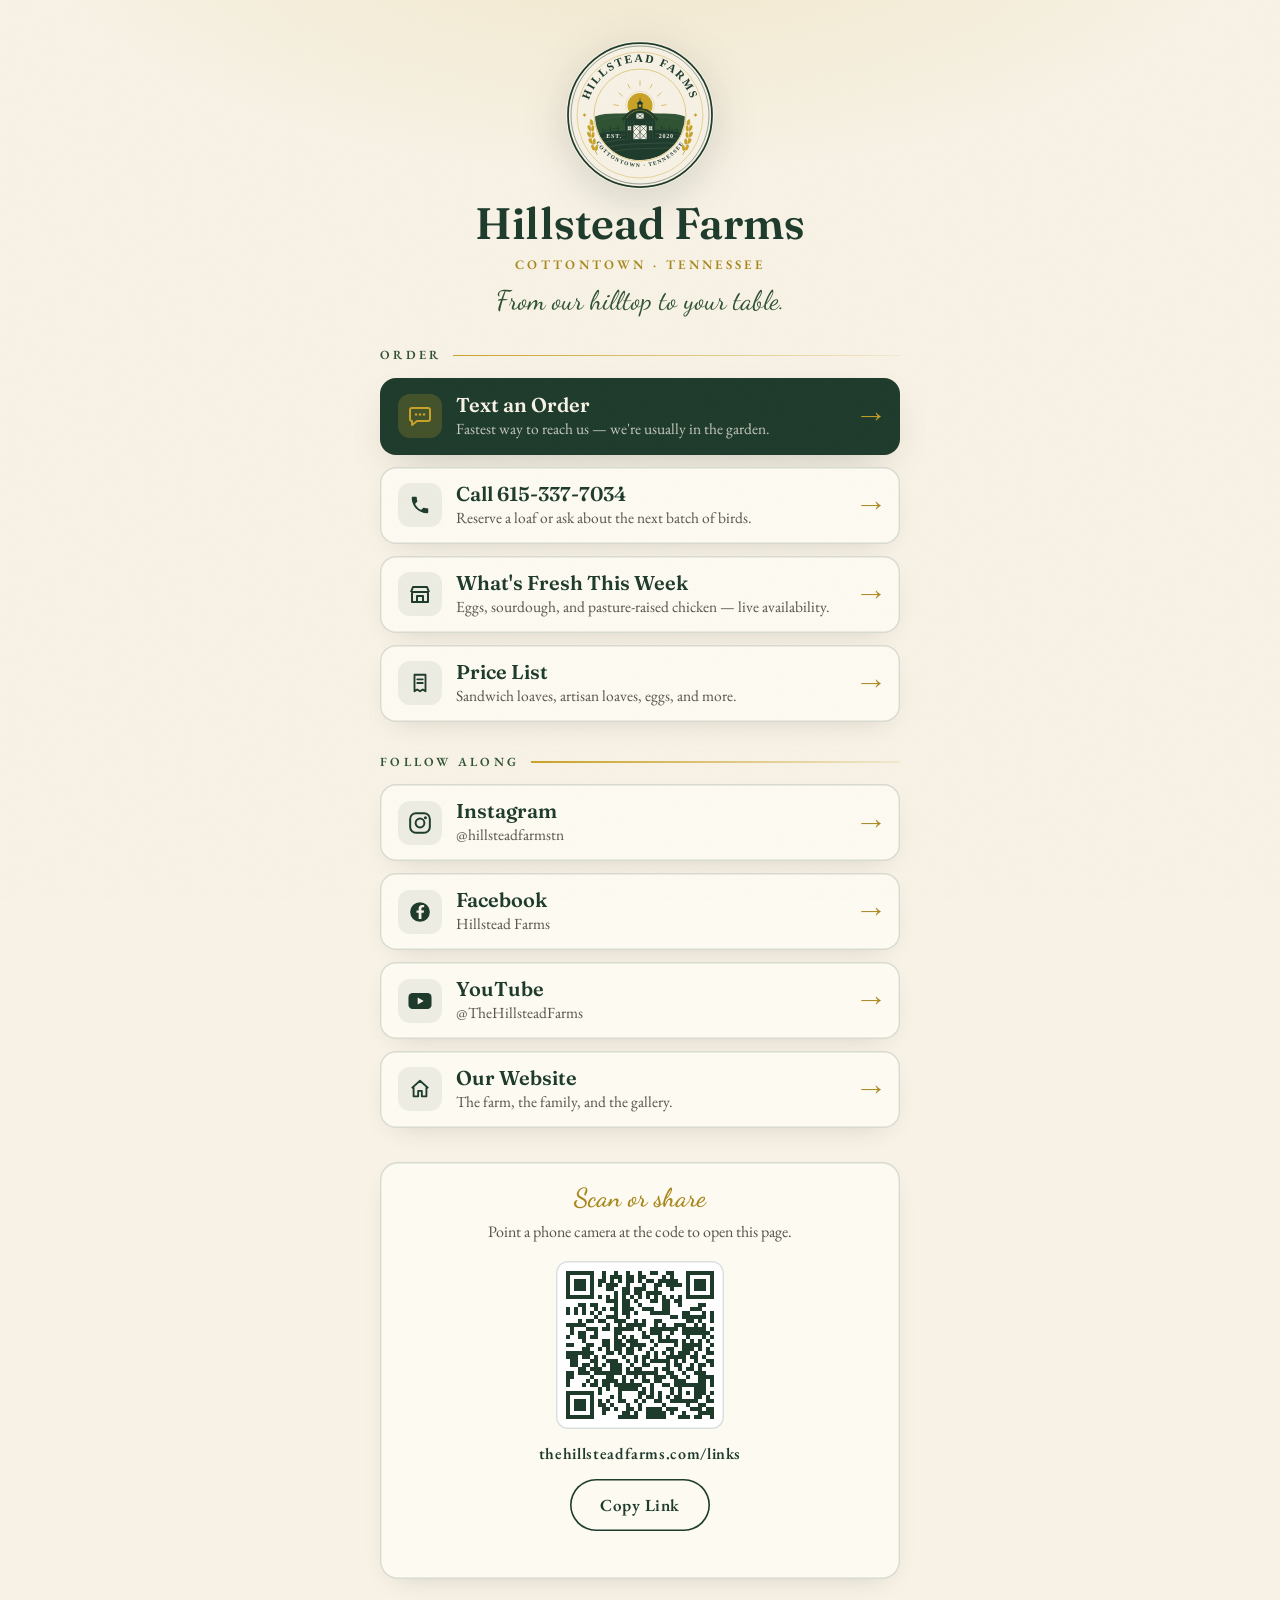
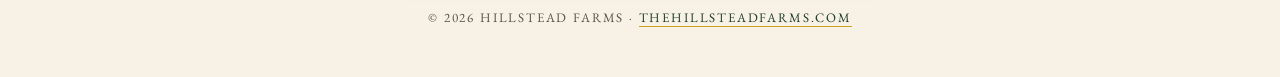
<file: links.html>
<!DOCTYPE html>
<html lang="en">
<head>
<meta charset="UTF-8">
<meta name="viewport" content="width=device-width, initial-scale=1.0">
<title>Links — Hillstead Farms</title>
<meta name="description" content="All the ways to reach Hillstead Farms in Cottontown, Tennessee — call or text an order, see what's fresh, the price list, and where to follow along.">
<meta property="og:title" content="Hillstead Farms — Links">
<meta property="og:description" content="Call or text an order, see what's fresh this week, and follow along with our fifty-acre family farm in Cottontown, TN.">
<meta property="og:type" content="website">
<meta property="og:url" content="https://www.thehillsteadfarms.com/links">
<meta name="theme-color" content="#F7F2E5">
<link rel="canonical" href="https://www.thehillsteadfarms.com/links">
<link rel="icon" type="image/svg+xml" href="favicon.svg">
<link rel="preconnect" href="https://fonts.googleapis.com">
<link rel="preconnect" href="https://fonts.gstatic.com" crossorigin>
<link href="https://fonts.googleapis.com/css2?family=Fraunces:opsz,wght@9..144,600&family=EB+Garamond:ital,wght@0,400;0,500;0,600;1,400;1,500&family=Dancing+Script:wght@600&display=swap" rel="stylesheet">
<link rel="stylesheet" href="css/hs-style.css">
<style>
  .lk-page{min-height:100vh;padding:40px 16px 48px;display:flex;justify-content:center;
    background:
      radial-gradient(900px 420px at 50% -120px, rgba(201,162,39,.16), transparent 70%),
      var(--cream)}
  .lk-col{width:100%;max-width:520px}

  .lk-head{text-align:center}
  .lk-head .crest{width:150px;height:150px;margin:0 auto 10px;display:block;filter:drop-shadow(0 10px 22px rgba(46,43,35,.16))}
  .lk-head h1{font-family:'Fraunces',var(--font-display);font-weight:600;font-size:clamp(34px,8vw,44px);
    color:var(--green-deep);line-height:1.05;margin:0}
  .lk-head .where{margin-top:8px;font-weight:600;font-size:13px;letter-spacing:.26em;text-transform:uppercase;color:var(--gold-deep)}
  .lk-head .slogan{margin-top:10px;font-family:var(--font-script);font-size:27px;color:var(--green);line-height:1.1}

  .lk-sec{margin-top:30px}
  .lk-sec-head{display:flex;align-items:center;gap:12px;margin-bottom:12px}
  .lk-sec-head span{font-weight:600;font-size:12.5px;letter-spacing:.26em;text-transform:uppercase;color:var(--green)}
  .lk-sec-head::after{content:"";flex:1;height:1.5px;background:linear-gradient(90deg,var(--gold),rgba(201,162,39,.12))}

  .lk{display:flex;align-items:center;gap:14px;width:100%;margin-top:12px;padding:15px 18px;
    background:var(--card);border-radius:16px;text-decoration:none;color:var(--ink);
    box-shadow:var(--shadow-soft),inset 0 0 0 1.4px var(--hairline);
    transition:transform .25s var(--ease),box-shadow .25s var(--ease)}
  .lk:hover{transform:translateY(-2px);box-shadow:var(--shadow),inset 0 0 0 1.4px rgba(30,59,44,.3)}
  .lk .ic{flex:0 0 44px;width:44px;height:44px;border-radius:12px;display:grid;place-items:center;background:rgba(47,82,51,.08)}
  .lk .ic svg{display:block}
  .lk .tx{flex:1;min-width:0}
  .lk .tx b{display:block;font-family:'Fraunces',var(--font-display);font-weight:600;font-size:20px;color:var(--green-deep);line-height:1.15}
  .lk .tx small{display:block;margin-top:3px;font-size:15.5px;color:var(--ink-soft);line-height:1.35}
  .lk .arr{flex:0 0 auto;color:var(--gold-deep);font-size:22px;transition:transform .25s var(--ease)}
  .lk:hover .arr{transform:translateX(4px)}

  .lk.primary{background:var(--green-deep);box-shadow:var(--shadow)}
  .lk.primary .ic{background:rgba(201,162,39,.22)}
  .lk.primary .tx b{color:var(--cream)}
  .lk.primary .tx small{color:rgba(247,242,229,.78)}
  .lk.primary .arr{color:var(--gold)}
  .lk.primary:hover{background:var(--green)}

  .lk-share{margin-top:34px;padding:22px 20px 20px;text-align:center;background:var(--card);border-radius:18px;
    box-shadow:var(--shadow-soft),inset 0 0 0 1.4px var(--hairline)}
  .lk-share h2{font-family:var(--font-script);font-weight:600;font-size:26px;color:var(--gold-deep);margin:0;line-height:1.1}
  .lk-share p{margin:6px 0 0;font-size:16px;color:var(--ink-soft)}
  .lk-share .qr{width:168px;height:168px;margin:16px auto 0;padding:10px;background:#fff;border-radius:12px;
    box-shadow:inset 0 0 0 1.4px var(--hairline)}
  .lk-share .qr svg{display:block;width:100%;height:100%}
  .lk-share .url{margin-top:12px;font-family:var(--font-body);font-weight:600;font-size:16px;letter-spacing:.04em;color:var(--green-deep);word-break:break-all}
  .lk-share .btn{margin-top:12px}
  .lk-share .copied{display:block;min-height:20px;margin-top:8px;font-size:14.5px;font-style:italic;color:var(--green)}

  .lk-foot{margin-top:28px;text-align:center;font-size:13px;letter-spacing:.14em;text-transform:uppercase;color:var(--ink-soft)}
  .lk-foot a{color:var(--green-deep);text-decoration:none;border-bottom:1px solid var(--gold)}
  @media (prefers-reduced-motion:reduce){.lk,.lk .arr{transition:none}}
</style>
</head>
<body>
<main class="lk-page">
  <div class="lk-col">

    <header class="lk-head">
      <img class="crest" src="img/crest.svg" alt="Hillstead Farms crest" width="150" height="150">
      <h1>Hillstead Farms</h1>
      <p class="where">Cottontown · Tennessee</p>
      <p class="slogan">From our hilltop to your table.</p>
    </header>

    <section class="lk-sec" aria-labelledby="h-order">
      <div class="lk-sec-head"><span id="h-order">Order</span></div>

      <a class="lk primary" href="sms:+16153377034?body=Hi%20Hillstead%20Farms%2C%20I%E2%80%99d%20like%20to%20order%3A%20">
        <span class="ic"><svg width="24" height="24" viewBox="0 0 24 24" aria-hidden="true"><path d="M4 4h16a2 2 0 0 1 2 2v9a2 2 0 0 1-2 2H9l-5 4v-4H4a2 2 0 0 1-2-2V6a2 2 0 0 1 2-2z" fill="none" stroke="#C9A227" stroke-width="2" stroke-linejoin="round"/><circle cx="8" cy="10.5" r="1.2" fill="#C9A227"/><circle cx="12" cy="10.5" r="1.2" fill="#C9A227"/><circle cx="16" cy="10.5" r="1.2" fill="#C9A227"/></svg></span>
        <span class="tx"><b>Text an Order</b><small>Fastest way to reach us — we're usually in the garden.</small></span>
        <span class="arr">→</span>
      </a>

      <a class="lk" href="tel:+16153377034">
        <span class="ic"><svg width="22" height="22" viewBox="0 0 24 24" aria-hidden="true"><path d="M6.62 10.79c1.44 2.83 3.76 5.14 6.59 6.59l2.2-2.2c.27-.27.67-.36 1.02-.24 1.12.37 2.33.57 3.57.57.55 0 1 .45 1 1V20c0 .55-.45 1-1 1-9.39 0-17-7.61-17-17 0-.55.45-1 1-1h3.5c.55 0 1 .45 1 1 0 1.25.2 2.45.57 3.57.11.35.03.74-.25 1.02l-2.2 2.2z" fill="#1E3B2C"/></svg></span>
        <span class="tx"><b>Call 615-337-7034</b><small>Reserve a loaf or ask about the next batch of birds.</small></span>
        <span class="arr">→</span>
      </a>

      <a class="lk" href="index.html#stand">
        <span class="ic"><svg width="24" height="24" viewBox="0 0 24 24" aria-hidden="true"><path d="M3 10l2-5h14l2 5M4 10v10h16V10M4 10h16M9 20v-6h6v6" fill="none" stroke="#1E3B2C" stroke-width="2" stroke-linejoin="round"/></svg></span>
        <span class="tx"><b>What's Fresh This Week</b><small>Eggs, sourdough, and pasture-raised chicken — live availability.</small></span>
        <span class="arr">→</span>
      </a>

      <a class="lk" href="price-list.html">
        <span class="ic"><svg width="22" height="22" viewBox="0 0 24 24" aria-hidden="true"><path d="M6 3h12v18l-3-2-3 2-3-2-3 2V3z" fill="none" stroke="#1E3B2C" stroke-width="2" stroke-linejoin="round"/><path d="M9 8h6M9 12h6" stroke="#1E3B2C" stroke-width="2" stroke-linecap="round"/></svg></span>
        <span class="tx"><b>Price List</b><small>Sandwich loaves, artisan loaves, eggs, and more.</small></span>
        <span class="arr">→</span>
      </a>
    </section>

    <section class="lk-sec" aria-labelledby="h-follow">
      <div class="lk-sec-head"><span id="h-follow">Follow along</span></div>

      <a class="lk" href="https://www.instagram.com/hillsteadfarmstn" rel="noopener">
        <span class="ic"><svg width="22" height="22" viewBox="0 0 38 38" aria-hidden="true"><rect x="2" y="2" width="34" height="34" rx="10" fill="none" stroke="#1E3B2C" stroke-width="3.4"/><circle cx="19" cy="19" r="7.6" fill="none" stroke="#1E3B2C" stroke-width="3.4"/><circle cx="28.4" cy="9.8" r="2.6" fill="#1E3B2C"/></svg></span>
        <span class="tx"><b>Instagram</b><small>@hillsteadfarmstn</small></span>
        <span class="arr">→</span>
      </a>

      <a class="lk" href="https://www.facebook.com/share/1EnxrR2CyG/?mibextid=wwXIfr" rel="noopener">
        <span class="ic"><svg width="22" height="22" viewBox="0 0 38 38" aria-hidden="true"><circle cx="19" cy="19" r="17" fill="#1E3B2C"/><path d="M21.5 31 L21.5 20.5 L25.4 20.5 L26 16.2 L21.5 16.2 L21.5 13.4 C21.5 12.1 22.1 11 24 11 L26.2 11 L26.2 7.2 C25.4 7.1 23.9 7 22.5 7 C19 7 16.7 9.1 16.7 12.9 L16.7 16.2 L13 16.2 L13 20.5 L16.7 20.5 L16.7 31 Z" fill="#F6F1E4"/></svg></span>
        <span class="tx"><b>Facebook</b><small>Hillstead Farms</small></span>
        <span class="arr">→</span>
      </a>

      <a class="lk" href="https://www.youtube.com/@TheHillsteadFarms" rel="noopener">
        <span class="ic"><svg width="24" height="18" viewBox="0 0 52 37" aria-hidden="true"><rect x="1" y="1" width="50" height="35" rx="9" fill="#1E3B2C"/><path d="M21 11 L 34 18.5 L 21 26 Z" fill="#F6F1E4"/></svg></span>
        <span class="tx"><b>YouTube</b><small>@TheHillsteadFarms</small></span>
        <span class="arr">→</span>
      </a>

      <a class="lk" href="index.html">
        <span class="ic"><svg width="22" height="22" viewBox="0 0 24 24" aria-hidden="true"><path d="M3 11l9-8 9 8M5 10v10h5v-6h4v6h5V10" fill="none" stroke="#1E3B2C" stroke-width="2" stroke-linejoin="round"/></svg></span>
        <span class="tx"><b>Our Website</b><small>The farm, the family, and the gallery.</small></span>
        <span class="arr">→</span>
      </a>
    </section>

    <section class="lk-share" aria-labelledby="h-share">
      <h2 id="h-share">Scan or share</h2>
      <p>Point a phone camera at the code to open this page.</p>
      <div class="qr" role="img" aria-label="QR code linking to thehillsteadfarms.com/links">
        <svg viewBox="0 0 37 37" shape-rendering="crispEdges" xmlns="http://www.w3.org/2000/svg"><path stroke="#1E3B2C" d="M0 0.5h7m2 0h1m2 0h1m2 0h1m2 0h1m2 0h2m2 0h2m3 0h7M0 1.5h1m5 0h1m2 0h1m1 0h3m1 0h2m1 0h2m4 0h1m1 0h1m3 0h1m5 0h1M0 2.5h1m1 0h3m1 0h1m1 0h2m1 0h1m1 0h1m1 0h2m1 0h1m1 0h2m1 0h5m2 0h1m1 0h3m1 0h1M0 3.5h1m1 0h3m1 0h1m1 0h1m1 0h3m2 0h1m3 0h1m2 0h2m1 0h4m1 0h1m1 0h3m1 0h1M0 4.5h1m1 0h3m1 0h1m3 0h2m2 0h2m1 0h3m2 0h1m3 0h1m3 0h1m1 0h3m1 0h1M0 5.5h1m5 0h1m5 0h1m1 0h2m1 0h2m1 0h4m6 0h1m5 0h1M0 6.5h7m1 0h1m1 0h1m1 0h1m1 0h1m1 0h1m1 0h1m1 0h1m1 0h1m1 0h1m1 0h1m1 0h1m1 0h7M10 7.5h3m1 0h2m1 0h1m3 0h2m1 0h2m1 0h2M3 8.5h2m1 0h2m4 0h1m1 0h2m2 0h1m5 0h2m2 0h1m4 0h2M0 9.5h1m1 0h1m1 0h1m2 0h1m1 0h1m1 0h2m1 0h3m2 0h3m2 0h2m5 0h3M0 10.5h1m1 0h1m1 0h1m1 0h1m1 0h1m3 0h1m1 0h2m1 0h1m3 0h5m3 0h2m3 0h1m1 0h1M7 11.5h1m2 0h3m2 0h1m10 0h2m1 0h6m1 0h1M3 12.5h1m1 0h2m1 0h2m2 0h3m2 0h1m1 0h1m2 0h2m6 0h2m1 0h1m2 0h1M0 13.5h5m5 0h1m2 0h1m1 0h5m2 0h1m1 0h1m2 0h3m2 0h1m1 0h1M1 14.5h1m3 0h3m1 0h2m1 0h5m1 0h1m2 0h7m1 0h6m1 0h1M1 15.5h1m1 0h2m2 0h1m4 0h2m5 0h1m1 0h3m2 0h1m2 0h7M0 16.5h1m2 0h2m1 0h2m4 0h1m1 0h1m1 0h1m2 0h2m2 0h1m1 0h1m4 0h1m3 0h1m1 0h1M4 17.5h1m4 0h2m1 0h2m1 0h3m3 0h1m1 0h5m1 0h1m1 0h1m1 0h1m1 0h1M0 18.5h2m3 0h2m2 0h2m1 0h3m1 0h4m2 0h1m4 0h1m1 0h5m2 0h1M4 19.5h2m2 0h1m1 0h1m1 0h2m1 0h2m1 0h1m2 0h1m3 0h2m2 0h3m1 0h1m1 0h1M0 20.5h7m3 0h2m1 0h1m1 0h2m3 0h1m1 0h1m1 0h1m1 0h1m1 0h3m1 0h1m2 0h2M0 21.5h3m1 0h2m1 0h1m1 0h1m4 0h1m2 0h1m1 0h2m1 0h1m2 0h5m1 0h2m1 0h1M1 22.5h2m3 0h2m2 0h3m2 0h1m1 0h1m1 0h1m1 0h5m1 0h1m1 0h1m2 0h1m2 0h2M1 23.5h2m1 0h2m1 0h1m1 0h1m1 0h3m2 0h1m2 0h2m4 0h1m1 0h2m2 0h1m1 0h2m1 0h1M3 24.5h2m1 0h3m2 0h3m1 0h1m1 0h2m3 0h1m1 0h2m2 0h1m1 0h2m1 0h1M0 25.5h2m1 0h3m1 0h7m1 0h8m2 0h2m2 0h1m2 0h3M0 26.5h2m4 0h1m3 0h2m2 0h1m2 0h1m1 0h1m2 0h3m1 0h2m2 0h1m2 0h4M0 27.5h1m4 0h1m1 0h1m1 0h4m1 0h1m1 0h1m2 0h2m1 0h2m3 0h3m3 0h2m1 0h1M0 28.5h1m3 0h1m1 0h2m1 0h2m1 0h7m2 0h1m2 0h2m1 0h8m1 0h1M8 29.5h1m1 0h1m2 0h5m1 0h1m1 0h1m4 0h1m1 0h1m3 0h3M0 30.5h7m1 0h1m4 0h1m4 0h2m1 0h1m1 0h1m2 0h1m1 0h1m1 0h1m1 0h3m1 0h1M0 31.5h1m5 0h1m4 0h1m1 0h1m4 0h1m1 0h2m1 0h1m1 0h1m1 0h2m3 0h2m1 0h1M0 32.5h1m1 0h3m1 0h1m1 0h1m1 0h1m2 0h2m2 0h1m1 0h1m2 0h2m2 0h7m2 0h2M0 33.5h1m1 0h3m1 0h1m1 0h2m1 0h1m3 0h1m2 0h1m5 0h1m5 0h1m2 0h2M0 34.5h1m1 0h3m1 0h1m2 0h2m1 0h1m2 0h2m1 0h1m1 0h4m1 0h3m3 0h3m1 0h2M0 35.5h1m5 0h1m2 0h1m4 0h2m1 0h1m2 0h5m1 0h1m2 0h1m3 0h4M0 36.5h7m6 0h5m2 0h5m3 0h3m1 0h2m2 0h1"/></svg>
      </div>
      <p class="url">thehillsteadfarms.com/links</p>
      <button class="btn btn-ghost on-cream" type="button" id="copyLink">Copy Link</button>
      <span class="copied" id="copyMsg" aria-live="polite"></span>
    </section>

    <p class="lk-foot">© 2026 Hillstead Farms · <a href="index.html">thehillsteadfarms.com</a></p>
  </div>
</main>

<script>
(function(){
  var btn=document.getElementById('copyLink'),msg=document.getElementById('copyMsg');
  if(!btn)return;
  var url='https://www.thehillsteadfarms.com/links';
  btn.addEventListener('click',function(){
    if(navigator.share){
      navigator.share({title:'Hillstead Farms',url:url}).catch(function(){});
      return;
    }
    if(!navigator.clipboard){msg.textContent=url;return;}
    navigator.clipboard.writeText(url).then(function(){msg.textContent='Link copied.';},
      function(){msg.textContent=url;});
  });
})();
</script>
</body>
</html>
</file>
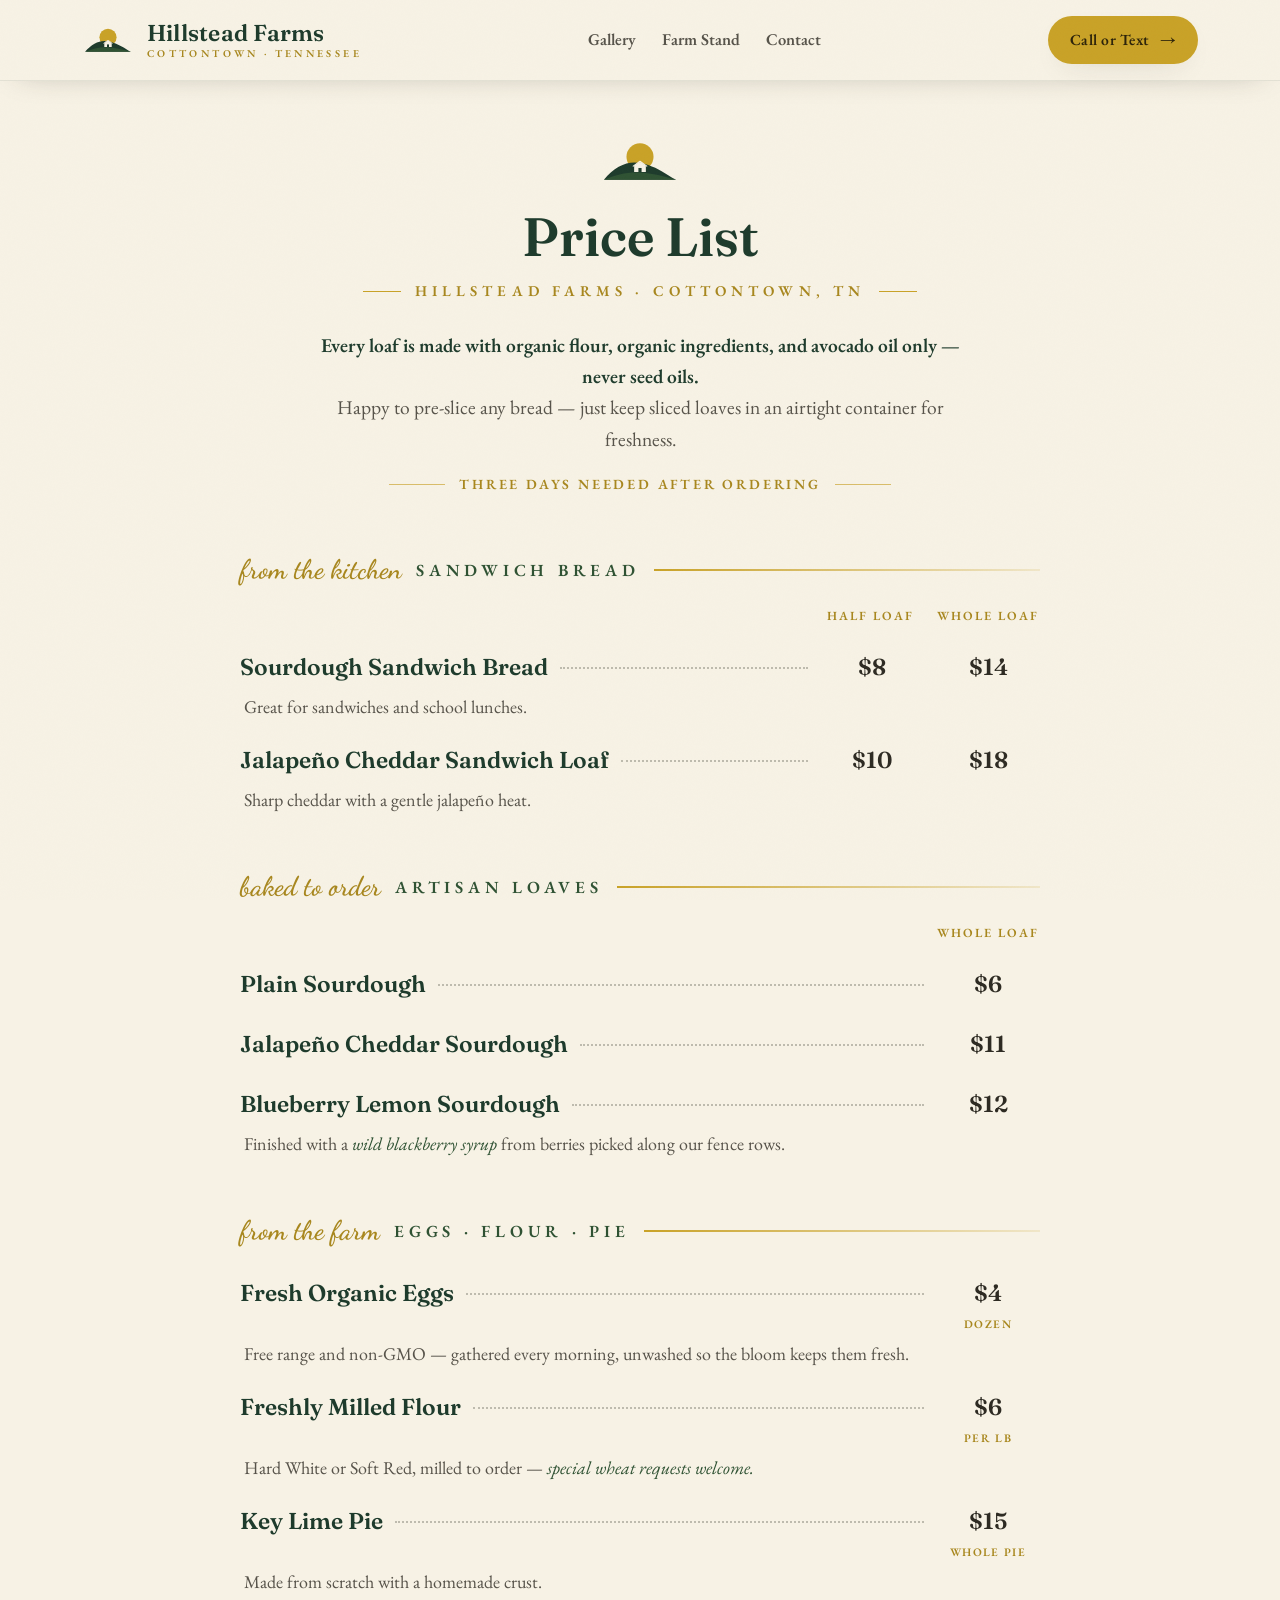
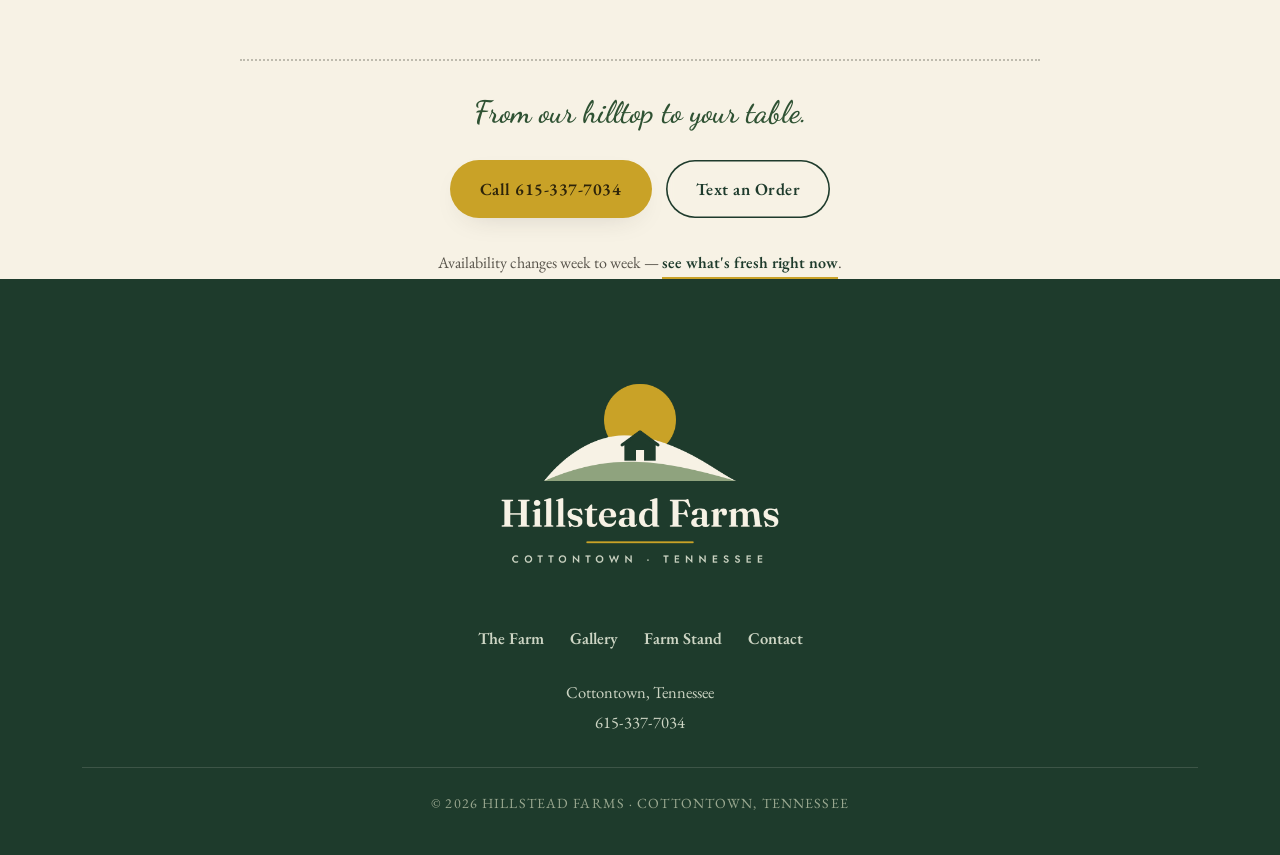
<file: price-list.html>
<!DOCTYPE html>
<html lang="en">
<head>
<meta charset="UTF-8">
<meta name="viewport" content="width=device-width, initial-scale=1.0">
<title>Price List — Hillstead Farms</title>
<meta name="description" content="Hillstead Farms price list — sourdough sandwich loaves, artisan loaves, farm-fresh eggs, fresh-milled flour, and key lime pie. Cottontown, Tennessee.">
<meta property="og:title" content="Price List — Hillstead Farms">
<meta property="og:description" content="Sourdough, eggs, fresh-milled flour, and pie from our fifty-acre family farm in Cottontown, TN.">
<meta property="og:type" content="website">
<meta name="theme-color" content="#F7F2E5">
<link rel="icon" type="image/svg+xml" href="favicon.svg">
<link rel="preconnect" href="https://fonts.googleapis.com">
<link rel="preconnect" href="https://fonts.gstatic.com" crossorigin>
<link href="https://fonts.googleapis.com/css2?family=Playfair+Display:wght@700;800&family=Fraunces:opsz,wght@9..144,600&family=EB+Garamond:ital,wght@0,400;0,500;0,600;1,400;1,500&family=Dancing+Script:wght@600&display=swap" rel="stylesheet">
<link rel="stylesheet" href="css/hs-style.css">
<style>
  .pl-page{padding:120px 0 0}
  .pl-head{text-align:center;margin-bottom:10px}
  .pl-head .mark{width:104px;height:82px;margin:0 auto 6px}
  .pl-head h1{
    font-family:'Fraunces',var(--font-display);font-weight:600;
    font-size:clamp(38px,5vw,54px);color:var(--green-deep);line-height:1.06;
  }
  .pl-head .kicker{justify-content:center;margin-top:14px}
  .pl-promise{
    max-width:640px;margin:26px auto 0;text-align:center;font-size:19.5px;line-height:1.6;color:var(--ink-soft);
  }
  .pl-promise b{color:var(--green-deep);font-weight:600}

  .pl-lead{
    margin:18px auto 0;display:flex;align-items:center;justify-content:center;gap:14px;
    font-weight:600;font-size:14px;letter-spacing:.2em;text-transform:uppercase;color:var(--gold-deep);
  }
  .pl-lead::before,.pl-lead::after{content:"";width:56px;height:1.5px;background:var(--gold);opacity:.65}
  @media(max-width:600px){.pl-lead::before,.pl-lead::after{width:24px}.pl-lead{font-size:12.5px;letter-spacing:.14em}}

  .pl-sec{max-width:800px;margin:52px auto 0}
  .pl-sec-head{display:flex;align-items:center;gap:14px;flex-wrap:wrap}
  .pl-sec-head .script{font-family:var(--font-script);font-weight:600;font-size:27px;color:var(--gold-deep)}
  .pl-sec-head h2{
    font-family:var(--font-body);font-weight:600;font-size:17px;letter-spacing:.28em;
    color:var(--green);text-transform:uppercase;text-align:left;margin:0;
  }
  .pl-sec-head::after{content:"";flex:1;height:1.5px;min-width:30px;background:linear-gradient(90deg,var(--gold),rgba(201,162,39,.15))}

  .pl-cols{display:flex;justify-content:flex-end;gap:14px;margin-top:14px}
  .pl-cols span{
    width:104px;text-align:center;font-weight:600;font-size:12.5px;letter-spacing:.16em;
    text-transform:uppercase;color:var(--gold-deep);
  }
  .pl-row{display:flex;align-items:baseline;gap:12px;margin-top:22px}
  .pl-row .nm{font-family:'Fraunces',var(--font-display);font-weight:600;font-size:23px;color:var(--green-deep)}
  .pl-row .dots{flex:1;min-width:16px;border-bottom:2.5px dotted rgba(46,43,35,.28);transform:translateY(-6px)}
  .pl-row .p{
    width:104px;text-align:center;white-space:nowrap;
    font-family:'Fraunces',var(--font-display);font-weight:600;font-size:23px;color:var(--ink);
  }
  .pl-row .p .u{
    display:block;font-family:var(--font-body);font-weight:600;font-size:11.5px;
    letter-spacing:.12em;text-transform:uppercase;color:var(--gold-deep);margin-top:2px;
  }
  .pl-note{margin:6px 0 0 4px;font-size:18px;line-height:1.5;color:var(--ink-soft)}
  .pl-note em{color:var(--green);font-style:italic}

  @media(max-width:600px){
    .pl-cols{gap:10px}
    .pl-cols span{width:76px;font-size:10.5px;letter-spacing:.05em;white-space:nowrap}
    .pl-row{flex-wrap:wrap;gap:10px;justify-content:flex-end;margin-top:20px}
    .pl-row .nm{font-size:21px;flex:1 1 100%}
    .pl-row .dots{display:none}
    .pl-row .p{width:76px;font-size:21px;text-align:center}
    .pl-note{margin-top:4px}
  }

  .pl-cta{max-width:800px;margin:64px auto 0;text-align:center}
  .pl-cta .line{height:0;border-top:2.5px dotted rgba(46,43,35,.28);margin-bottom:26px}
  .pl-cta .slogan{font-family:var(--font-script);font-weight:600;font-size:31px;color:var(--green)}
  .pl-cta .btns{display:flex;gap:14px;justify-content:center;flex-wrap:wrap;margin-top:22px}
  .pl-cta .fine{margin-top:22px;font-size:16px;color:var(--ink-soft)}
</style>
</head>
<body>

<a class="skip-link" href="#main">Skip to content</a>

<header class="nav nav-static" id="nav">
  <div class="nav-inner">
    <a class="brand" href="index.html" aria-label="Hillstead Farms home">
      <img class="mark mark-light" src="img/mark.svg" alt="" width="52" height="52">
      <span class="word">Hillstead Farms<em>COTTONTOWN · TENNESSEE</em></span>
    </a>
    <nav class="nav-links" aria-label="Primary">
      <a href="index.html#gallery">Gallery</a>
      <a href="index.html#stand">Farm Stand</a>
      <a href="index.html#contact">Contact</a>
    </nav>
    <div class="nav-cta">
      <a class="btn btn-gold" href="tel:+16153377034">Call or Text <span class="arr">→</span></a>
    </div>
  </div>
</header>

<main id="main">
  <section class="pl-page sec-pad">
    <div class="container">

      <div class="pl-head">
        <div class="mark">
          <img src="img/mark.svg" alt="" width="104" height="82">
        </div>
        <h1>Price List</h1>
        <p class="kicker">Hillstead Farms · Cottontown, TN</p>
      </div>

      <p class="pl-promise"><b>Every loaf is made with organic flour, organic ingredients, and avocado oil only — never seed oils.</b><br>
      Happy to pre-slice any bread — just keep sliced loaves in an airtight container for freshness.</p>
      <p class="pl-lead">Three days needed after ordering</p>

      <!-- ============ SANDWICH BREAD ============ -->
      <div class="pl-sec">
        <div class="pl-sec-head"><span class="script">from the kitchen</span><h2>Sandwich Bread</h2></div>
        <div class="pl-cols"><span>Half Loaf</span><span>Whole Loaf</span></div>

        <div class="pl-row">
          <span class="nm">Sourdough Sandwich Bread</span><span class="dots"></span>
          <span class="p">$8</span><span class="p">$14</span>
        </div>
        <p class="pl-note">Great for sandwiches and school lunches.</p>

        <div class="pl-row">
          <span class="nm">Jalapeño Cheddar Sandwich Loaf</span><span class="dots"></span>
          <span class="p">$10</span><span class="p">$18</span>
        </div>
        <p class="pl-note">Sharp cheddar with a gentle jalapeño heat.</p>

      </div>

      <!-- ============ ARTISAN LOAVES ============ -->
      <div class="pl-sec">
        <div class="pl-sec-head"><span class="script">baked to order</span><h2>Artisan Loaves</h2></div>
        <div class="pl-cols"><span>Whole Loaf</span></div>

        <div class="pl-row">
          <span class="nm">Plain Sourdough</span><span class="dots"></span>
          <span class="p">$6</span>
        </div>

        <div class="pl-row">
          <span class="nm">Jalapeño Cheddar Sourdough</span><span class="dots"></span>
          <span class="p">$11</span>
        </div>

        <div class="pl-row">
          <span class="nm">Blueberry Lemon Sourdough</span><span class="dots"></span>
          <span class="p">$12</span>
        </div>
        <p class="pl-note">Finished with a <em>wild blackberry syrup</em> from berries picked along our fence rows.</p>
      </div>

      <!-- ============ FROM THE FARM ============ -->
      <div class="pl-sec">
        <div class="pl-sec-head"><span class="script">from the farm</span><h2>Eggs · Flour · Pie</h2></div>

        <div class="pl-row">
          <span class="nm">Fresh Organic Eggs</span><span class="dots"></span>
          <span class="p">$4<span class="u">dozen</span></span>
        </div>
        <p class="pl-note">Free range and non-GMO — gathered every morning, unwashed so the bloom keeps them fresh.</p>

        <div class="pl-row">
          <span class="nm">Freshly Milled Flour</span><span class="dots"></span>
          <span class="p">$6<span class="u">per lb</span></span>
        </div>
        <p class="pl-note">Hard White or Soft Red, milled to order — <em>special wheat requests welcome.</em></p>

        <div class="pl-row">
          <span class="nm">Key Lime Pie</span><span class="dots"></span>
          <span class="p">$15<span class="u">whole pie</span></span>
        </div>
        <p class="pl-note">Made from scratch with a homemade crust.</p>
      </div>

      <!-- ============ CTA ============ -->
      <div class="pl-cta">
        <div class="line"></div>
        <p class="slogan">From our hilltop to your table.</p>
        <div class="btns">
          <a class="btn btn-gold" href="tel:+16153377034">Call 615-337-7034</a>
          <a class="btn btn-ghost on-cream" href="sms:+16153377034?body=Hi%20Hillstead%20Farms%2C%20I%E2%80%99d%20like%20to%20order%3A%20">Text an Order</a>
        </div>
        <p class="fine">Availability changes week to week — <a class="pricelink" href="index.html#stand">see what's fresh right now</a>.</p>
      </div>

    </div>
  </section>
</main>

<footer>
  <div class="container">
    <img class="foot-logo" src="img/logo-primary-dark.png" alt="Hillstead Farms — Cottontown, Tennessee" width="360" height="252">
    <nav class="foot-links" aria-label="Footer">
      <a href="index.html#farm">The Farm</a>
      <a href="index.html#gallery">Gallery</a>
      <a href="index.html#stand">Farm Stand</a>
      <a href="index.html#contact">Contact</a>
    </nav>
    <p class="addr">Cottontown, Tennessee<br>
    <a href="tel:+16153377034">615-337-7034</a></p>
    <p class="copy">© 2026 HILLSTEAD FARMS · COTTONTOWN, TENNESSEE</p>
  </div>
</footer>

<script src="js/hillstead.js" defer></script>
</body>
</html>
</file>
<file: css/hs-style.css>
/* ============================================================
   HILLSTEAD FARMS — SITE STYLES
   Heritage palette from the crest: deep green, gold, cream.
   Type: Playfair Display (display) · EB Garamond (body) · Dancing Script (accents)
   ============================================================ */
:root{
  --cream:      #F7F2E5;
  --cream-deep: #F0E9D6;
  --card:       #FDFAF1;
  --ink:        #2E2B23;
  --ink-soft:   #57534A;
  --green-deep: #1E3B2C;
  --green:      #2F5233;
  --sage:       #8FA37E;
  --gold:       #C9A227;
  --gold-deep:  #A8871E;
  --hairline:   rgba(30,59,44,.16);
  --hairline-soft: rgba(30,59,44,.09);

  --font-display: 'Playfair Display', Georgia, serif;
  --font-body: 'EB Garamond', Georgia, serif;
  --font-script: 'Dancing Script', cursive;

  --ease: cubic-bezier(.22,1,.36,1);
  --shadow: 0 16px 44px -18px rgba(46,43,35,.28);
  --shadow-soft: 0 10px 30px -16px rgba(46,43,35,.22);
  --container: 1180px;
  --radius: 18px;
}

*{margin:0;padding:0;box-sizing:border-box}
html{scroll-behavior:smooth}
body{
  background:var(--cream);
  color:var(--ink);
  font-family:var(--font-body);
  font-size:19px;
  line-height:1.65;
  -webkit-font-smoothing:antialiased;
  overflow-x:hidden;
}
::selection{background:var(--gold);color:#fff}
a{color:inherit;text-decoration:none}
ul{list-style:none}
img{max-width:100%;display:block}
button{font-family:inherit;cursor:pointer;border:none;background:none;color:inherit}

/* subtle paper grain */
body::after{
  content:"";position:fixed;inset:0;z-index:120;pointer-events:none;opacity:.028;
  background-image:url("data:image/svg+xml,%3Csvg xmlns='http://www.w3.org/2000/svg' width='140' height='140'%3E%3Cfilter id='n'%3E%3CfeTurbulence type='fractalNoise' baseFrequency='0.85' numOctaves='2'/%3E%3C/filter%3E%3Crect width='140' height='140' filter='url(%23n)' opacity='0.7'/%3E%3C/svg%3E");
}

.container{max-width:var(--container);margin:0 auto;padding:0 32px}
@media(max-width:680px){.container{padding:0 20px}}

.skip-link{
  position:absolute;left:16px;top:-60px;z-index:300;
  background:var(--green-deep);color:var(--cream);padding:10px 18px;border-radius:10px;
  font-weight:600;transition:top .2s;
}
.skip-link:focus{top:14px}

/* ============ BUTTONS ============ */
.btn{
  display:inline-flex;align-items:center;gap:10px;
  font-family:var(--font-body);font-weight:600;font-size:17px;letter-spacing:.03em;
  padding:15px 30px;border-radius:100px;
  transition:transform .25s var(--ease), box-shadow .25s, background .25s;
}
.btn:active{transform:scale(.98)}
.btn-green{background:var(--green-deep);color:var(--cream);box-shadow:var(--shadow-soft)}
.btn-green:hover{background:var(--green);transform:translateY(-2px);box-shadow:var(--shadow)}
.btn-gold{background:var(--gold);color:#2C230A;box-shadow:var(--shadow-soft)}
.btn-gold:hover{background:#D4AF37;transform:translateY(-2px);box-shadow:var(--shadow)}
.btn-ghost{
  color:var(--cream);box-shadow:inset 0 0 0 1.6px rgba(247,242,229,.75);
  background:rgba(30,59,44,.25);backdrop-filter:blur(4px);
}
.btn-ghost:hover{background:rgba(30,59,44,.45);transform:translateY(-2px)}
.btn-ghost.on-cream{color:var(--green-deep);box-shadow:inset 0 0 0 1.6px var(--green-deep);background:transparent}
.btn-ghost.on-cream:hover{background:rgba(47,82,51,.08)}
.btn .arr{transition:transform .25s var(--ease)}
.btn:hover .arr{transform:translateX(4px)}
.btn:focus-visible,a:focus-visible,button:focus-visible{outline:3px solid var(--gold);outline-offset:3px;border-radius:6px}

/* ============ NAV ============ */
.nav{
  position:fixed;top:0;left:0;right:0;z-index:100;
  transition:background .3s, box-shadow .3s, border-color .3s;
  border-bottom:1px solid transparent;
}
.nav.scrolled{
  background:rgba(247,242,229,.9);
  backdrop-filter:blur(14px);-webkit-backdrop-filter:blur(14px);
  border-color:var(--hairline-soft);
  box-shadow:0 10px 30px -20px rgba(46,43,35,.35);
}
.nav-inner{
  max-width:var(--container);margin:0 auto;padding:14px 32px;
  display:flex;align-items:center;justify-content:space-between;gap:20px;
}
@media(max-width:680px){.nav-inner{padding:12px 20px}}
.brand{display:flex;align-items:center;gap:13px}
.brand .mark{width:52px;height:52px}
.brand .mark-light{display:none}
.nav.scrolled .brand .mark-light,.nav.open .brand .mark-light{display:block}
.nav.scrolled .brand .mark-dark,.nav.open .brand .mark-dark{display:none}
.brand .word{
  font-family:'Fraunces',var(--font-display);font-weight:600;font-size:23px;color:var(--green-deep);
  line-height:1.05;letter-spacing:.01em;white-space:nowrap;
}
.brand .word em{
  font-style:normal;display:block;
  font-family:var(--font-body);font-weight:600;font-size:10.5px;letter-spacing:.32em;
  color:var(--gold-deep);margin-top:3px;
}
.nav:not(.scrolled):not(.open) .brand .word{color:var(--cream)}
.nav:not(.scrolled):not(.open) .brand .word em{color:#E8CE7A}

.nav-links{display:flex;gap:26px;font-size:16.5px;font-weight:600;color:var(--cream)}
.nav.scrolled .nav-links{color:var(--ink-soft)}
.nav-links a{position:relative;transition:color .25s;padding:4px 0;white-space:nowrap}
.nav-links a:hover{color:var(--gold)}
.nav-links a::after{
  content:"";position:absolute;left:0;bottom:-3px;height:2px;width:0;border-radius:2px;
  background:var(--gold);transition:width .3s var(--ease);
}
.nav-links a:hover::after{width:100%}
.nav-cta{white-space:nowrap}
.nav .btn{padding:11px 22px;font-size:15.5px}

.menu-btn{display:none;width:44px;height:44px;border-radius:12px;position:relative}
.menu-btn span{
  position:absolute;left:11px;right:11px;height:2.4px;border-radius:2px;background:var(--cream);
  transition:transform .3s var(--ease), opacity .2s, background .3s;
}
.nav.scrolled .menu-btn span,.nav.open .menu-btn span{background:var(--green-deep)}
.menu-btn span:nth-child(1){top:15px}
.menu-btn span:nth-child(2){top:21px}
.menu-btn span:nth-child(3){top:27px}
.nav.open .menu-btn span:nth-child(1){transform:translateY(6px) rotate(45deg)}
.nav.open .menu-btn span:nth-child(2){opacity:0}
.nav.open .menu-btn span:nth-child(3){transform:translateY(-6px) rotate(-45deg)}

@media(max-width:1040px){
  .nav-links,.nav-cta{display:none}
  .menu-btn{display:block}
  .nav.open{background:var(--cream);border-color:var(--hairline-soft)}
  .mobile-menu{
    display:none;flex-direction:column;gap:4px;padding:10px 20px 24px;
    background:var(--cream);border-bottom:1px solid var(--hairline-soft);
    box-shadow:0 20px 40px -24px rgba(46,43,35,.4);
  }
  .nav.open .mobile-menu{display:flex}
  .mobile-menu a{
    font-size:19px;font-weight:600;color:var(--green-deep);
    padding:12px 6px;border-bottom:1px dashed var(--hairline-soft);
  }
  .mobile-menu a:last-child{border-bottom:none}
}
@media(min-width:1041px){.mobile-menu{display:none !important}}

/* ============ FLOURISHES ============ */
.flourish{display:flex;justify-content:center}
.dots-rule{height:0;border-top:3px dotted #A99F87;margin:0 auto;max-width:190px}

/* ============ HERO ============ */
.hero{
  position:relative;min-height:100svh;
  display:flex;align-items:center;justify-content:center;
  overflow:hidden;text-align:center;
}
.hero-photo{
  position:absolute;inset:0;width:100%;height:100%;object-fit:cover;object-position:50% 58%;
  transform-origin:50% 60%;
}
html.js .hero-photo{animation:heroDrift 36s ease-in-out infinite alternate}
@keyframes heroDrift{from{transform:scale(1)}to{transform:scale(1.06) translateY(-1.2%)}}
.hero-veil{
  position:absolute;inset:0;
  background:
    linear-gradient(180deg, rgba(20,32,22,.62) 0%, rgba(20,32,22,.34) 34%, rgba(20,32,22,.38) 70%, rgba(38,48,31,.78) 100%),
    radial-gradient(90% 70% at 50% 46%, rgba(20,32,22,.05), rgba(20,32,22,.38) 100%);
}
.hero-content{position:relative;z-index:2;padding:130px 24px 120px;max-width:900px}
.hero-script{
  font-family:var(--font-script);font-weight:600;font-size:clamp(28px,3.4vw,40px);
  color:#EBD891;text-shadow:0 2px 18px rgba(20,32,22,.5);
}
.hero h1{
  font-family:var(--font-display);font-weight:800;color:var(--cream);
  font-size:clamp(52px,9vw,110px);line-height:1.02;letter-spacing:.01em;
  margin:10px 0 6px;text-shadow:0 4px 30px rgba(20,32,22,.55);
}
.hero .sub{
  font-size:clamp(19px,2vw,23px);color:#EFEADB;max-width:640px;margin:20px auto 38px;line-height:1.6;
  text-shadow:0 2px 14px rgba(20,32,22,.6);
}
.hero .sub b{color:#fff;font-weight:600}
.hero-flourish{display:flex;justify-content:center;margin:6px auto 0}
.hero .sub{max-width:700px}
.hero .sub .slogan{display:block;font-family:var(--font-script);font-weight:600;font-size:clamp(30px,3.6vw,44px);color:#EBD891;letter-spacing:.01em;margin-bottom:0;text-shadow:0 2px 18px rgba(20,32,22,.55)}
.hero-cta{display:flex;gap:16px;justify-content:center;flex-wrap:wrap}
.hero-chips{display:flex;gap:12px;justify-content:center;flex-wrap:wrap;margin-top:40px}
.hero-est{
  margin:44px auto 0;display:flex;align-items:center;justify-content:center;gap:16px;
  font-family:var(--font-body);font-weight:600;font-size:14px;letter-spacing:.34em;text-transform:uppercase;
  color:#EBD891;text-shadow:0 1px 10px rgba(20,32,22,.6);
}
.hero-est::before,.hero-est::after{content:"";width:34px;height:1px;background:rgba(235,216,145,.7)}
.chip{
  font-weight:600;font-size:14.5px;letter-spacing:.06em;color:#F2EDDD;
  border:1px solid rgba(247,242,229,.35);background:rgba(24,37,26,.42);
  border-radius:100px;padding:9px 18px;backdrop-filter:blur(6px);
}
.chip b{color:#EBD891;font-weight:700}
.scroll-cue{
  position:absolute;bottom:26px;left:50%;transform:translateX(-50%);z-index:2;
  color:rgba(247,242,229,.85);font-size:12.5px;font-weight:600;letter-spacing:.3em;
  display:flex;flex-direction:column;align-items:center;gap:8px;
}
.scroll-cue::after{
  content:"";width:1.6px;height:34px;
  background:linear-gradient(180deg,rgba(247,242,229,.85),transparent);
  animation:cueDrop 2.2s var(--ease) infinite;
}
@keyframes cueDrop{0%{transform:scaleY(.2);transform-origin:top}55%,100%{transform:scaleY(1);transform-origin:top}}

/* ============ SECTIONS ============ */
section{position:relative}
.sec-pad{padding:110px 0}
@media(max-width:680px){.sec-pad{padding:76px 0}}
.kicker{
  font-family:var(--font-body);font-weight:600;font-size:15px;letter-spacing:.34em;
  color:var(--gold-deep);display:flex;align-items:center;gap:14px;justify-content:center;
  text-transform:uppercase;flex-wrap:wrap;text-align:center;
}
.kicker::before,.kicker::after{content:"";height:1.5px;width:38px;background:var(--gold)}
@media(max-width:640px){
  .kicker{font-size:13px;letter-spacing:.2em;gap:10px}
  .kicker::before,.kicker::after{display:none}
}
h2{
  font-family:var(--font-display);font-weight:800;color:var(--green-deep);
  font-size:clamp(36px,4.6vw,58px);line-height:1.12;letter-spacing:.005em;
  text-align:center;margin:16px 0 0;
}
h2 .script{
  font-family:var(--font-script);font-weight:600;color:var(--gold-deep);
  font-size:.94em;letter-spacing:0;
}
.sec-intro{
  max-width:640px;margin:20px auto 0;text-align:center;
  color:var(--ink-soft);font-size:20px;
}
.sec-head{margin-bottom:56px}

/* Reveal styling is gated behind html.js (added by js/hillstead.js) so the page
   renders completely even if the script file is missing or blocked. */
html.js .reveal{opacity:0;transform:translateY(28px);transition:opacity .7s var(--ease),transform .7s var(--ease);transition-delay:calc(var(--i,0) * 70ms)}
html.js .reveal.in{opacity:1;transform:none}

/* hero entrance — staged, compositor-only, once on load */
html.js .hero-in{opacity:0;transform:translateY(18px);animation:heroIn .9s var(--ease) forwards;animation-delay:calc(180ms + var(--i,0) * 110ms)}
@keyframes heroIn{to{opacity:1;transform:none}}

/* inventory badge pop when live data lands */
html.js .inv-badge:not([hidden]){animation:badgePop .45s var(--ease) both}
@keyframes badgePop{from{opacity:0;transform:translateY(-6px) scale(.92)}to{opacity:1;transform:none}}

/* press feedback on cards/tiles (hover lift already exists) */
.f-card:active,.s-card:active{transform:translateY(-2px)}
.gal-item:active{transform:translateY(-1px)}
.gal-item:active img{transform:scale(1.02)}

/* ============ STORY ============ */
.story{background:var(--cream)}
.story-grid{
  display:grid;grid-template-columns:1.06fr .94fr;gap:64px;align-items:center;margin-top:56px;
}
@media(max-width:940px){.story-grid{grid-template-columns:1fr;gap:44px}}
.story-copy p{color:var(--ink-soft);margin-bottom:20px;font-size:20px;line-height:1.75}
.story-copy p b{color:var(--ink);font-weight:600}
.story-copy .sig{
  font-family:var(--font-script);font-weight:600;font-size:33px;color:var(--green);
  margin-top:28px;
}
.stats-row{display:grid;grid-template-columns:repeat(4,1fr);gap:14px;margin-top:44px}
@media(max-width:620px){.stats-row{grid-template-columns:repeat(2,1fr)}}
.stat{
  background:var(--card);border:1px solid var(--hairline-soft);border-radius:var(--radius);
  padding:20px 14px;text-align:center;box-shadow:var(--shadow-soft);
}
.stat .num{
  font-family:var(--font-display);font-weight:800;font-size:clamp(30px,3vw,40px);
  color:var(--green-deep);display:block;line-height:1.1;
}
.stat .num em{font-style:normal;color:var(--gold-deep)}
.stat .lbl{
  font-weight:600;font-size:11.5px;letter-spacing:.18em;color:var(--ink-soft);
  margin-top:7px;display:block;text-transform:uppercase;
}
.story-art{
  border-radius:22px;overflow:hidden;border:1px solid var(--hairline);
  box-shadow:var(--shadow);background:var(--card);padding:26px;
}
.story-art svg{width:100%;height:auto;display:block;border-radius:12px}
.story-art .cap{
  text-align:center;font-family:var(--font-script);font-weight:600;font-size:26px;
  color:var(--green);margin-top:18px;
}

/* ============ THE FARM (cards) ============ */
.farm{background:linear-gradient(180deg,var(--cream) 0%,var(--cream-deep) 100%)}
.farm-grid{display:grid;grid-template-columns:repeat(4,1fr);gap:16px;margin-top:56px}
@media(max-width:900px){.farm-grid{grid-template-columns:repeat(2,1fr)}}
@media(max-width:560px){.farm-grid{grid-template-columns:1fr}}
.f-card{
  background:var(--card);border:1px solid var(--hairline-soft);border-radius:var(--radius);
  padding:30px 26px;box-shadow:var(--shadow-soft);
  transition:transform .35s var(--ease), box-shadow .35s;
  display:flex;flex-direction:column;
}
.f-card:hover{transform:translateY(-6px);box-shadow:var(--shadow)}
.f-card{position:relative}
.f-card .inv-badge{left:auto;right:14px}
.f-card .icon svg{transition:transform .35s var(--ease)}
.f-card:hover .icon svg{transform:translateY(-4px) rotate(-3deg)}
.f-card .foot{display:flex;align-items:center;justify-content:space-between;gap:10px}
.f-card .foot::after{content:"↓";font-size:15px;color:var(--gold-deep);transition:transform .3s var(--ease)}
.f-card:hover .foot::after{transform:translateY(3px)}
#farm,#gallery,#stand,#contact,[id^="stand-"]{scroll-margin-top:92px}
.f-card .icon{height:64px;display:flex;align-items:center;margin-bottom:18px}
.f-card h3{font-family:var(--font-display);font-weight:700;font-size:24px;color:var(--green-deep);margin-bottom:10px}
.f-card p{font-size:17.5px;color:var(--ink-soft);line-height:1.65}
.f-card .foot{
  margin-top:auto;padding-top:18px;
  font-weight:600;font-size:12.5px;letter-spacing:.16em;color:var(--gold-deep);text-transform:uppercase;
}

/* ============ GALLERY ============ */
.gallery{background:var(--green-deep);color:var(--cream)}
.gallery .kicker{color:#E8CE7A}
.gallery .kicker::before,.gallery .kicker::after{background:var(--gold)}
.gallery h2{color:var(--cream)}
.gallery h2 .script{color:#E8CE7A}
.gallery .sec-intro{color:#CDD5C4}

.gal-grid{
  display:grid;grid-template-columns:repeat(3,1fr);grid-auto-rows:212px;gap:16px;margin-top:56px;
}
@media(max-width:940px){.gal-grid{grid-template-columns:repeat(2,1fr);grid-auto-rows:190px}}
@media(max-width:560px){.gal-grid{grid-template-columns:1fr;grid-auto-rows:230px}}

.gal-item{
  position:relative;display:block;padding:0;width:100%;height:100%;
  border-radius:var(--radius);overflow:hidden;cursor:pointer;
  background:#24402F;box-shadow:inset 0 0 0 1px rgba(247,242,229,.14);
  transition:transform .35s var(--ease), box-shadow .35s;
}
.gal-item.wide{grid-column:span 2}
.gal-item.tall{grid-row:span 2}
@media(max-width:560px){
  .gal-item.wide{grid-column:span 1}
  .gal-item.tall{grid-row:span 1}
}
.gal-item:hover{transform:translateY(-4px);box-shadow:inset 0 0 0 1px rgba(201,162,39,.55), var(--shadow)}
.gal-item img{
  width:100%;height:100%;object-fit:cover;display:block;
  transition:transform .7s var(--ease);
}
.gal-item:hover img{transform:scale(1.06)}

/* caption sits on a bottom scrim so it stays readable over any photo */
.gal-cap{
  position:absolute;left:0;right:0;bottom:0;z-index:2;
  padding:34px 18px 15px;text-align:left;
  font-family:var(--font-body);font-weight:600;font-size:15px;letter-spacing:.02em;color:var(--cream);
  background:linear-gradient(180deg,rgba(16,28,20,0),rgba(16,28,20,.82));
  pointer-events:none;
}
.gal-item.wide .gal-cap{font-size:18px;padding:44px 24px 20px}

/* placeholder shown only when the photo file isn't there yet */
.gal-ph{
  display:none;position:absolute;inset:0;z-index:1;
  align-items:center;justify-content:center;
  font-weight:600;font-size:13px;letter-spacing:.24em;text-transform:uppercase;color:rgba(232,206,122,.75);
  background:
    repeating-linear-gradient(135deg,rgba(247,242,229,.035) 0 12px,transparent 12px 24px),
    #24402F;
}
.gal-item.no-photo{cursor:default}
.gal-item.no-photo img{display:none}
.gal-item.no-photo .gal-ph{display:flex}
.gal-item.no-photo:hover{transform:none;box-shadow:inset 0 0 0 1px rgba(247,242,229,.14)}

/* ============ LIGHTBOX ============ */
.lightbox{
  position:fixed;inset:0;z-index:200;
  display:flex;align-items:center;justify-content:center;padding:5vh 5vw;
  background:rgba(14,24,17,.94);backdrop-filter:blur(6px);-webkit-backdrop-filter:blur(6px);
  animation:lbIn .25s var(--ease);
}
.lightbox[hidden]{display:none}
@keyframes lbIn{from{opacity:0}to{opacity:1}}
.lb-figure{max-width:100%;max-height:100%;display:flex;flex-direction:column;align-items:center;gap:16px}
.lb-figure img{
  max-width:100%;max-height:78vh;width:auto;height:auto;
  border-radius:var(--radius);box-shadow:0 30px 80px -30px rgba(0,0,0,.8);
}
.lb-figure figcaption{
  font-family:var(--font-script);font-weight:600;font-size:26px;color:#E8CE7A;text-align:center;
}
.lb-close{
  position:absolute;top:22px;right:26px;
  width:52px;height:52px;border-radius:50%;
  font-size:34px;line-height:1;color:var(--cream);
  background:rgba(247,242,229,.1);box-shadow:inset 0 0 0 1.4px rgba(247,242,229,.4);
  transition:background .25s, transform .25s;
}
.lb-close:hover{background:rgba(201,162,39,.32);transform:scale(1.06)}

/* ============ FARM STAND ============ */
.stand{background:var(--cream-deep)}
.stand-grid{display:grid;grid-template-columns:repeat(3,1fr);gap:20px;margin-top:56px}
@media(max-width:1020px){.stand-grid{grid-template-columns:repeat(2,1fr)}}
@media(max-width:560px){.stand-grid{grid-template-columns:1fr}}
.s-card{
  position:relative;
  background:var(--card);border:1.5px solid var(--hairline-soft);border-radius:22px;overflow:hidden;
  box-shadow:var(--shadow-soft);display:flex;flex-direction:column;
  transition:transform .35s var(--ease), box-shadow .35s;
}
.s-card:hover{transform:translateY(-6px);box-shadow:var(--shadow)}
.s-card .art{
  height:150px;display:flex;align-items:center;justify-content:center;
  border-bottom:1.5px dashed var(--hairline-soft);
}
.s-card .body{padding:26px 28px 30px;display:flex;flex-direction:column;flex:1;text-align:center}
.s-card h3{font-family:var(--font-display);font-weight:700;font-size:26px;color:var(--green-deep)}
.s-card .desc{font-size:17.5px;color:var(--ink-soft);line-height:1.65;margin:10px 0 18px}
.s-card .price{
  margin-top:auto;font-family:var(--font-display);font-weight:800;font-size:24px;color:var(--ink);
}
.s-card .price small{
  display:block;font-family:var(--font-body);font-weight:600;font-size:12.5px;
  letter-spacing:.16em;color:var(--gold-deep);margin-top:4px;text-transform:uppercase;
}
.s-card .order-row{display:flex;gap:10px;justify-content:center;margin-top:18px;flex-wrap:wrap}
.s-card .order-row .btn{padding:10px 18px;font-size:14px}
/* Live weekly inventory (inventory.json) */
.stand-updated{
  min-height:24px;margin:16px auto 0;text-align:center;
  font-weight:600;font-size:14px;letter-spacing:.18em;color:var(--gold-deep);text-transform:uppercase;
}
.inv-badge{
  position:absolute;top:14px;left:14px;z-index:1;
  font-family:var(--font-body);font-weight:600;font-size:11.5px;
  letter-spacing:.14em;text-transform:uppercase;
  padding:5px 12px;border-radius:999px;border:1.5px solid transparent;
}
.inv-available{background:var(--green-deep);border-color:var(--green-deep);color:var(--cream)}
.inv-season{background:var(--green);border-color:var(--green);color:var(--cream)}
.inv-low{background:var(--gold);border-color:var(--gold);color:#2C230A}
.inv-out{background:var(--cream-deep);border-color:var(--hairline-soft);color:var(--ink-soft)}
.inv-ask{background:var(--card);border-color:var(--gold);color:var(--gold-deep)}
.inv-soon{background:var(--card);border-color:var(--green);color:var(--green)}
.s-card .lead-time{
  font-weight:600;font-size:12.5px;letter-spacing:.16em;text-transform:uppercase;
  color:var(--gold-deep);margin:0 0 16px;
}
.inv-note{
  font-weight:600;font-size:15px;color:var(--green);
  margin:-8px 0 16px;
}

.pricelink{
  display:inline-block;margin-top:10px;font-weight:600;color:var(--green-deep);
  border-bottom:2px solid var(--gold);transition:color .2s,border-color .2s;
}
.pricelink:hover{color:var(--gold-deep);border-color:var(--green)}
.stand-note{
  margin-top:44px;text-align:center;
  font-weight:600;font-size:15px;letter-spacing:.14em;color:var(--green);text-transform:uppercase;
}
.stand-note a{color:var(--green-deep);border-bottom:2px solid var(--gold)}
.stand-honest{
  max-width:560px;margin:18px auto 0;text-align:center;
  font-family:var(--font-script);font-weight:600;font-size:27px;color:var(--gold-deep);
}

/* ============ SOCIAL ICONS ============ */
.soc{display:flex;gap:14px;align-items:center}
.soc a{
  display:flex;align-items:center;justify-content:center;width:46px;height:46px;border-radius:50%;
  background:rgba(247,242,229,.1);box-shadow:inset 0 0 0 1.4px rgba(247,242,229,.35);
  transition:background .25s, transform .25s;
}
.soc a:hover{background:rgba(201,162,39,.28);transform:translateY(-3px)}
.foot-soc{justify-content:center;margin-top:26px}

/* ============ VISIT ============ */
.visit{background:var(--cream)}
.visit-grid{display:grid;grid-template-columns:1fr 1fr;gap:22px;margin-top:56px}
@media(max-width:880px){.visit-grid{grid-template-columns:1fr;max-width:560px;margin-left:auto;margin-right:auto}}
.v-card{
  background:var(--card);border:1px solid var(--hairline-soft);border-radius:22px;
  padding:40px 42px;box-shadow:var(--shadow-soft);
}
@media(max-width:560px){.v-card{padding:30px 26px}}
.v-card h3{
  font-family:var(--font-display);font-weight:700;font-size:27px;color:var(--green-deep);
  display:flex;align-items:center;gap:14px;margin-bottom:20px;
}
.v-card h3 svg{flex:none}
.v-card .line{font-size:19.5px;color:var(--ink-soft);line-height:1.75}
.v-card .line b{color:var(--ink);font-weight:600}
.v-card .big-phone{
  display:inline-block;margin-top:14px;
  font-family:var(--font-display);font-weight:800;font-size:clamp(26px,3vw,34px);color:var(--green-deep);
  border-bottom:3px solid var(--gold);padding-bottom:2px;
}
.v-card .big-phone:hover{color:var(--green)}
.v-note .sep{font-family:var(--font-body);font-weight:600;margin:0 8px;color:var(--gold)}
.v-note{
  margin-top:26px;padding-top:22px;border-top:1.5px dashed var(--hairline-soft);
  font-family:var(--font-script);font-weight:600;font-size:26px;color:var(--gold-deep);
}

/* ============ FOOTER ============ */
footer{
  background:var(--green-deep);color:#CDD5C4;
  padding:64px 0 40px;text-align:center;position:relative;
}
footer .foot-logo{width:360px;max-width:80vw;height:auto;margin:0 auto 6px;display:block}
footer .name{
  font-family:var(--font-display);font-weight:800;font-size:30px;color:var(--cream);letter-spacing:.02em;
}
footer .motto{
  font-weight:600;font-size:12.5px;letter-spacing:.34em;color:#E8CE7A;margin-top:8px;text-transform:uppercase;
}
footer .foot-links{
  display:flex;gap:26px;justify-content:center;flex-wrap:wrap;
  margin:30px 0 0;font-size:16.5px;font-weight:600;
}
footer .foot-links a:hover{color:var(--cream)}
footer .addr{margin-top:26px;font-size:16.5px;line-height:1.8}
footer .copy{
  margin-top:30px;padding-top:24px;border-top:1px solid rgba(247,242,229,.14);
  font-size:14px;letter-spacing:.08em;color:#9AA890;
}

/* ============ REDUCED MOTION ============ */
@media (prefers-reduced-motion: reduce){
  html.js .hero-photo{animation:none}
  html.js .hero-in{animation:none;opacity:1;transform:none}
  html.js .inv-badge:not([hidden]){animation:none}
  html.js .reveal{transition-delay:0s}
  *,*::before,*::after{animation-duration:.01ms !important;animation-iteration-count:1 !important;transition-duration:.01ms !important}
  .reveal{opacity:1 !important;transform:none !important}
  html{scroll-behavior:auto}
}

/* ============ CONTACT: newsletter + follow row (added 2026-08-19) ============ */
.sr-only{position:absolute;width:1px;height:1px;padding:0;margin:-1px;overflow:hidden;clip:rect(0,0,0,0);white-space:nowrap;border:0}
.s-card .price .per{font-family:var(--font-body);font-weight:600;font-size:15px;color:var(--ink-soft);margin-left:4px}
.news-form{display:flex;gap:10px;margin-top:18px;flex-wrap:wrap}
.news-form input[type=email]{
  flex:1 1 220px;min-width:0;font-family:var(--font-body);font-size:18px;color:var(--ink);
  padding:13px 16px;border-radius:100px;border:1.6px solid var(--hairline);background:#fff;
  transition:border-color .2s, box-shadow .2s;
}
.news-form input[type=email]:focus{outline:none;border-color:var(--gold);box-shadow:0 0 0 4px rgba(201,162,39,.18)}
.news-form input[type=email]::placeholder{color:#A39C8B}
.news-form .btn{padding:13px 24px;white-space:nowrap}
.news-form.is-busy .btn{opacity:.6;pointer-events:none}
.news-msg{min-height:24px;margin-top:12px;font-size:16.5px;font-weight:600;color:var(--green)}
.news-msg.err{color:#9A3B2E}
.follow-row{display:flex;align-items:center;justify-content:center;gap:18px;margin-top:44px;flex-wrap:wrap}
.follow-label{font-weight:600;font-size:13.5px;letter-spacing:.3em;color:var(--gold-deep);text-transform:uppercase}
.soc-dark a{background:rgba(30,59,44,.06);box-shadow:inset 0 0 0 1.4px rgba(30,59,44,.28)}
.soc-dark a:hover{background:rgba(201,162,39,.22)}

/* ============ STATIC NAV (interior pages with no dark hero) ============ */
.nav.nav-static{
  background:rgba(247,242,229,.92);
  backdrop-filter:blur(14px);-webkit-backdrop-filter:blur(14px);
  border-color:var(--hairline-soft);
  box-shadow:0 10px 30px -20px rgba(46,43,35,.35);
}
.nav.nav-static .brand .mark-light{display:block}
.nav.nav-static .brand .mark-dark{display:none}
.nav.nav-static:not(.scrolled):not(.open) .brand .word{color:var(--green-deep)}
.nav.nav-static:not(.scrolled):not(.open) .brand .word em{color:var(--gold-deep)}
.nav.nav-static .nav-links{color:var(--ink-soft)}
.nav.nav-static .menu-btn span{background:var(--green-deep)}
</file>
